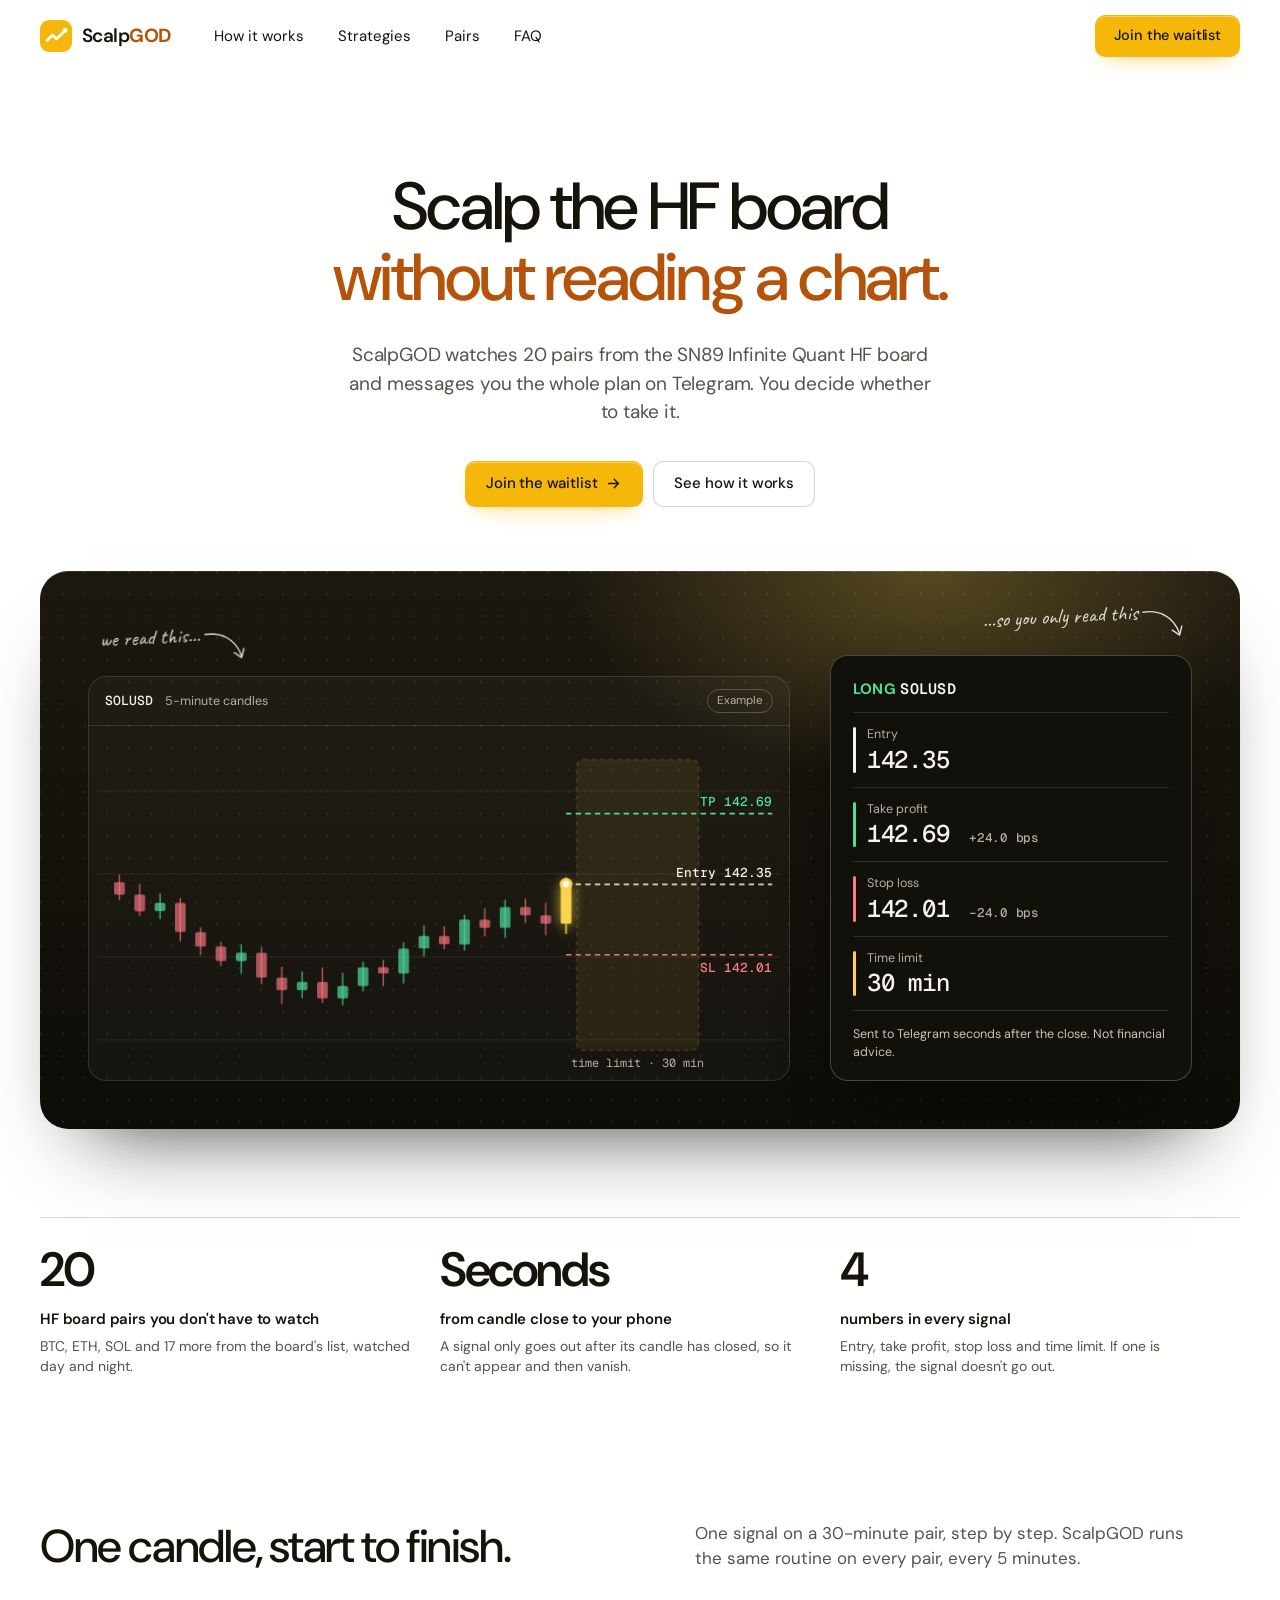
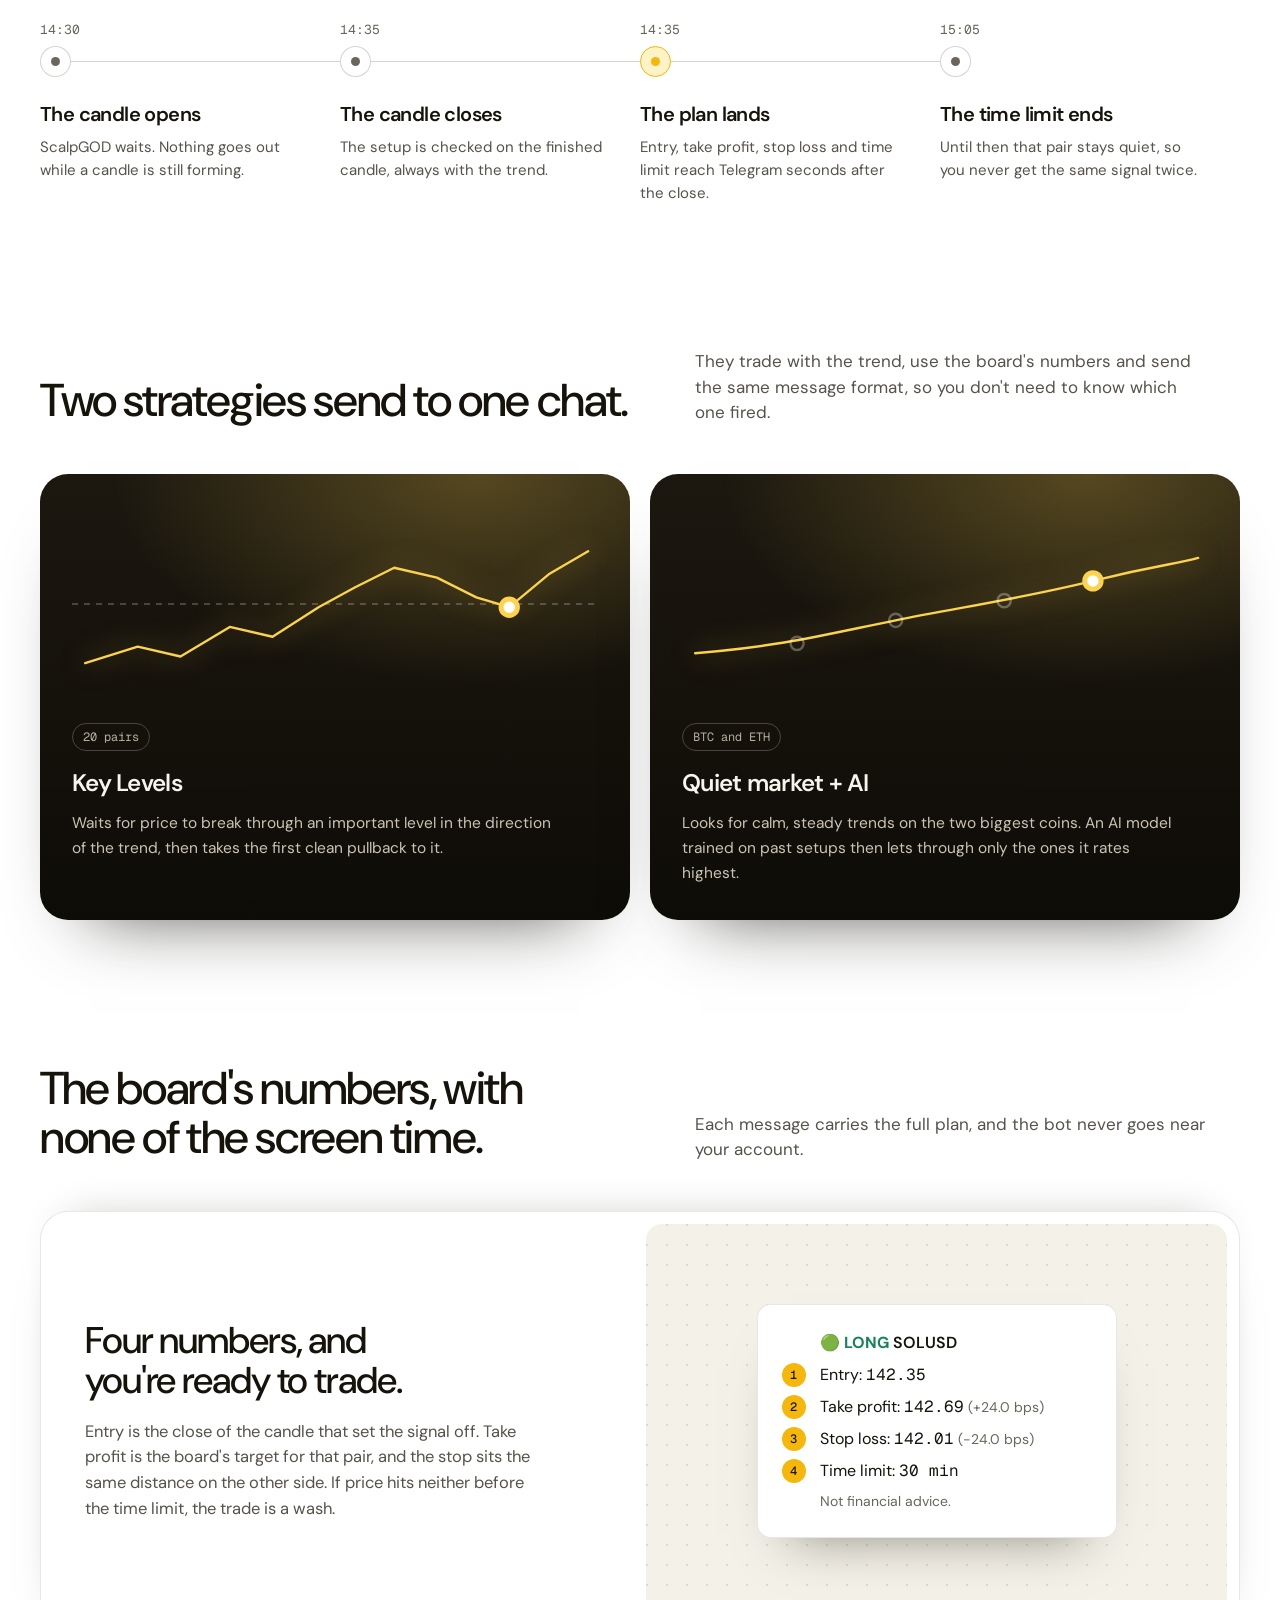
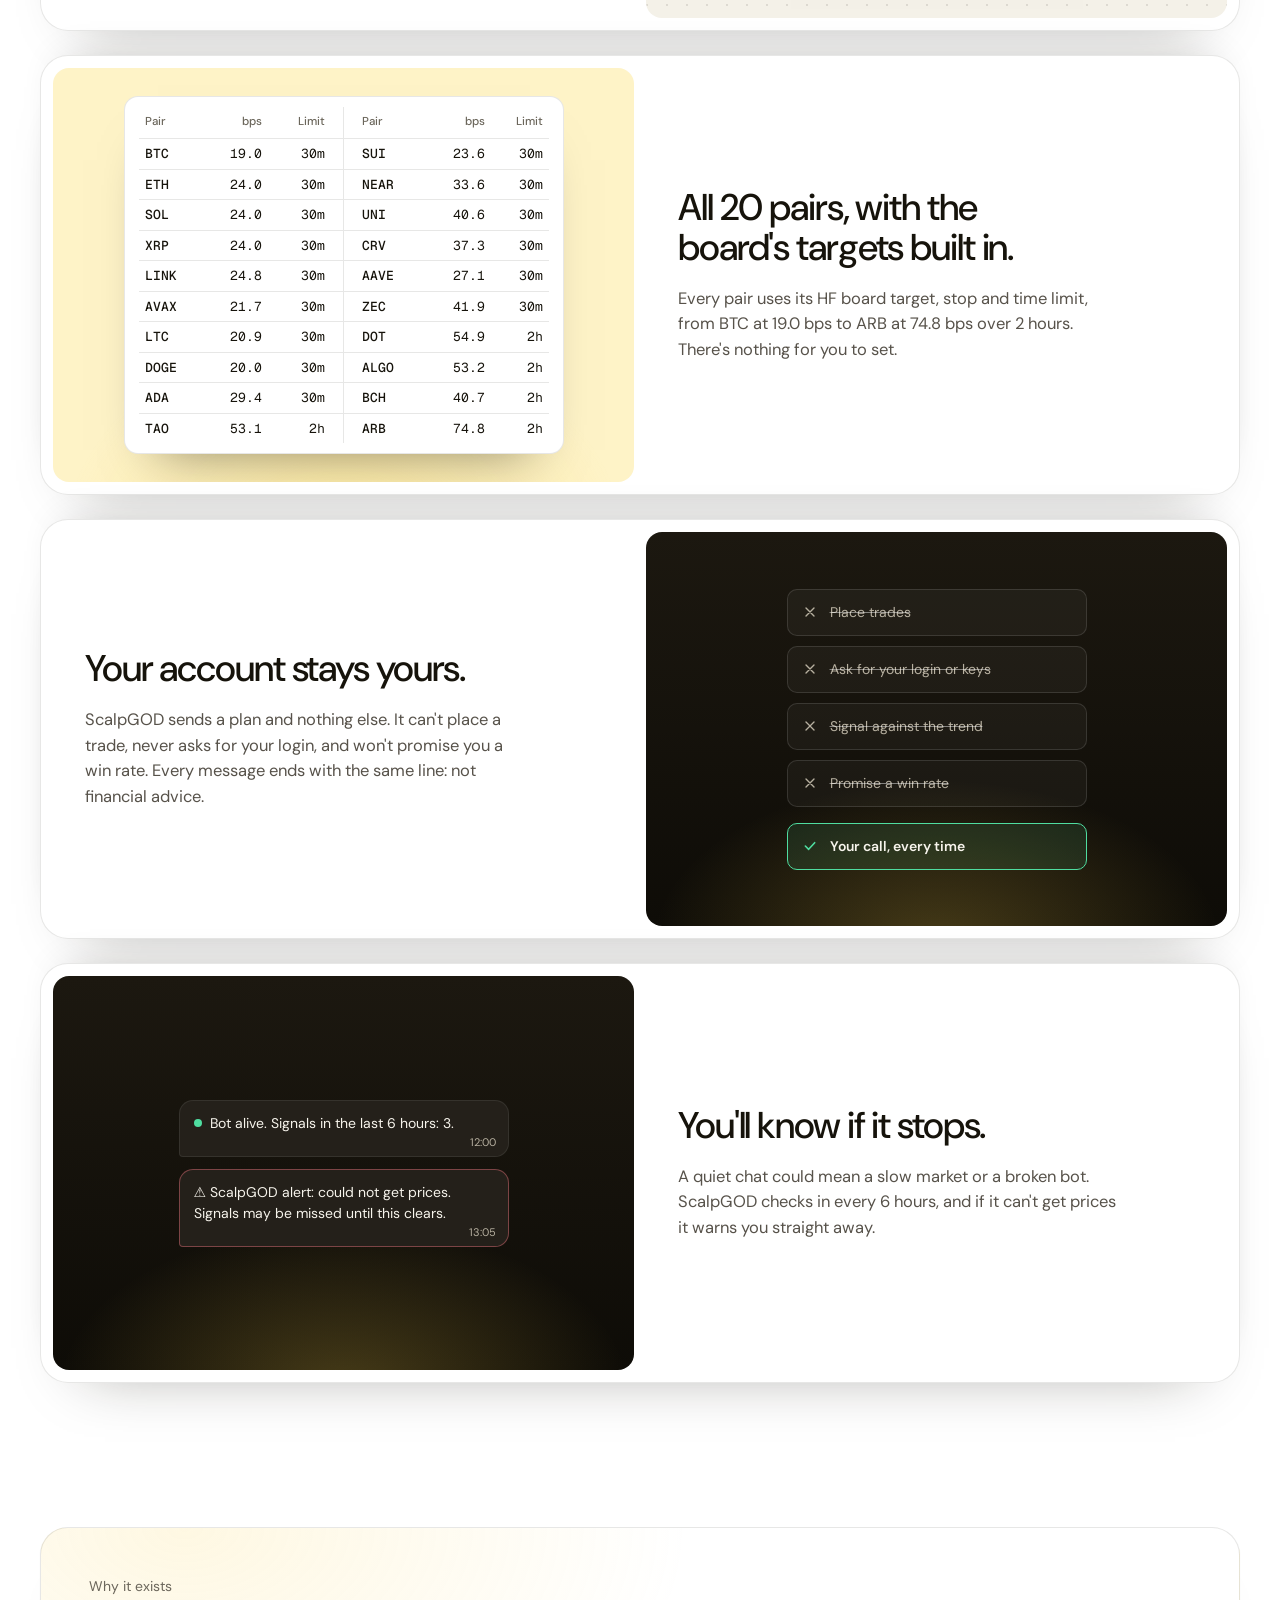
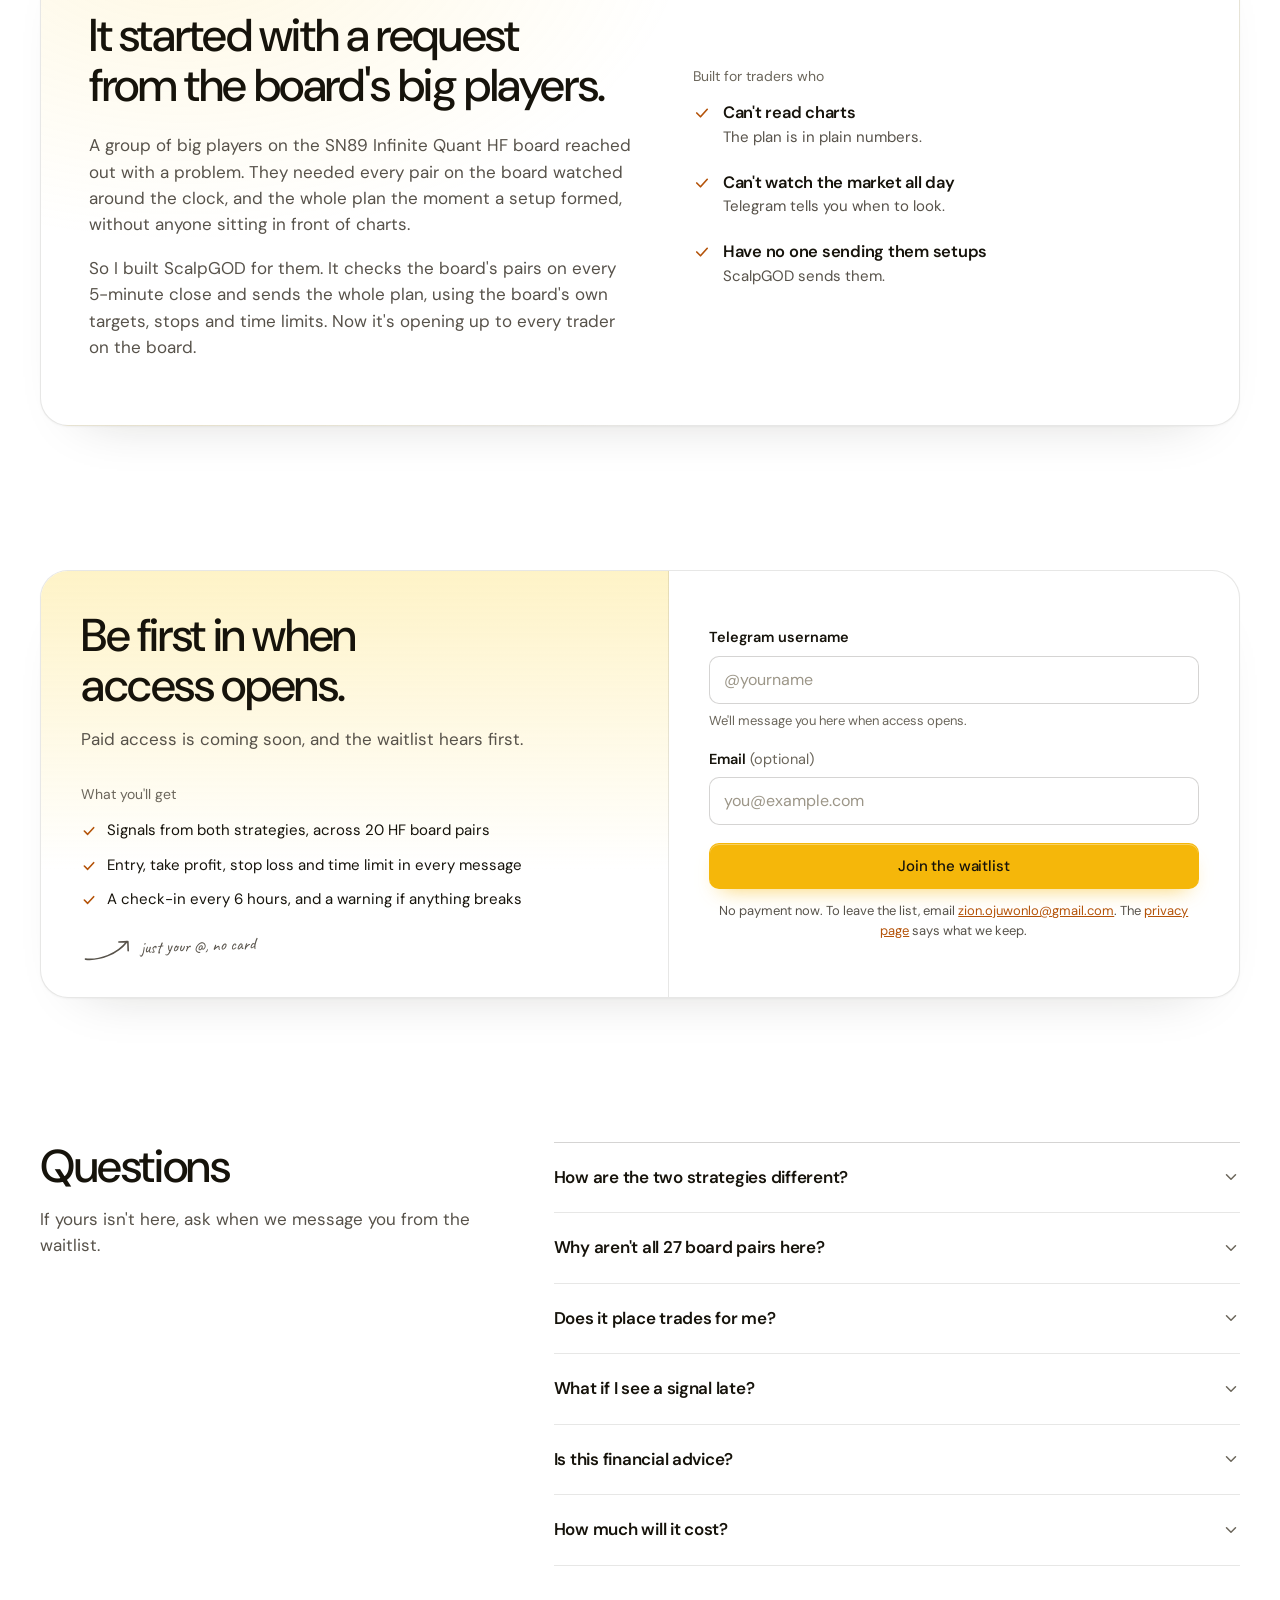
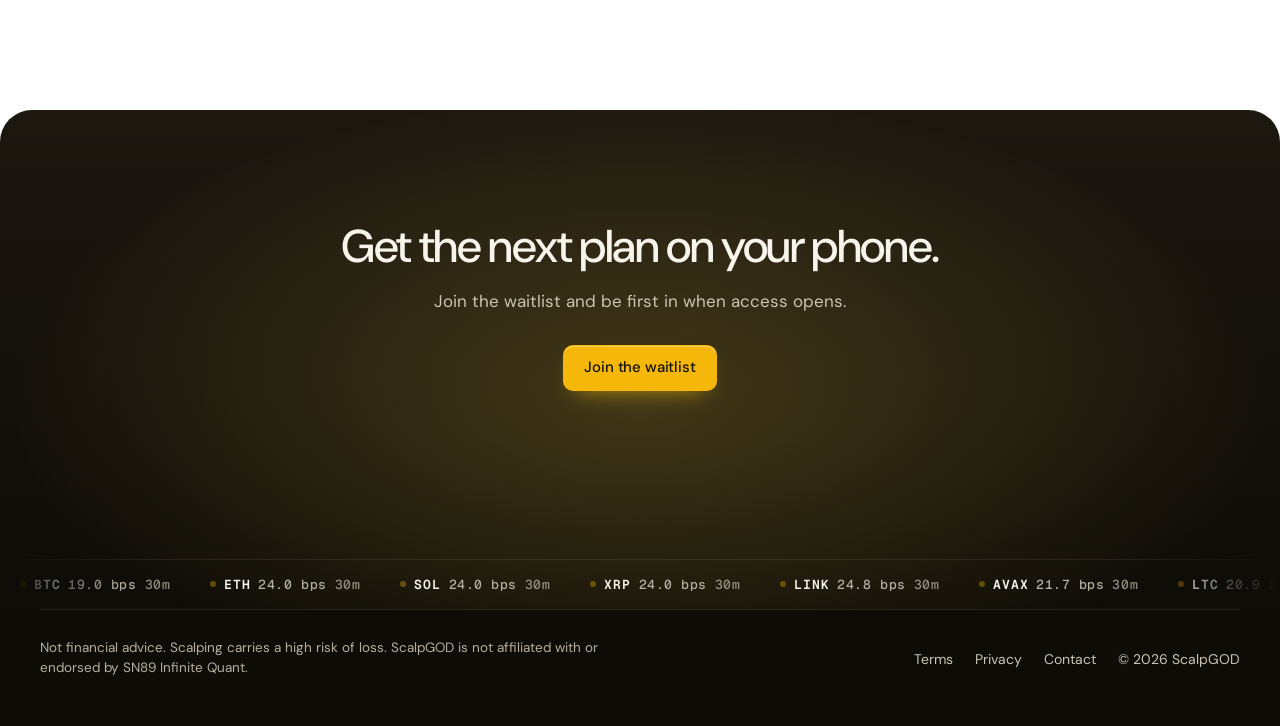
<file: public/index.html>
<!DOCTYPE html>
<html lang="en">
<head>
  <meta charset="utf-8" />
  <meta name="viewport" content="width=device-width, initial-scale=1" />
  <title>ScalpGOD | Scalp the HF board without reading a chart</title>
  <meta name="description" content="ScalpGOD watches 20 SN89 Infinite Quant HF board pairs and messages you the full plan on Telegram: entry, take profit, stop loss and time limit. Join the waitlist." />
  <meta name="theme-color" content="#ffffff" />
  <meta property="og:type" content="website" />
  <meta property="og:title" content="ScalpGOD | Scalp the HF board without reading a chart" />
  <meta property="og:description" content="The full trade plan on Telegram for 20 HF board pairs." />
  <meta property="og:image" content="https://scalpgod.zion-ojuwonlo.workers.dev/assets/og.png" />
  <meta property="og:url" content="https://scalpgod.zion-ojuwonlo.workers.dev/" />
  <link rel="canonical" href="https://scalpgod.zion-ojuwonlo.workers.dev/" />
  <meta name="twitter:card" content="summary_large_image" />
  <link rel="icon" href="assets/favicon.svg" type="image/svg+xml" />
  <link rel="preconnect" href="https://fonts.googleapis.com" />
  <link rel="preconnect" href="https://fonts.gstatic.com" crossorigin />
  <link href="https://fonts.googleapis.com/css2?family=Caveat:wght@500&family=DM+Sans:opsz,wght@9..40,400;9..40,500;9..40,600;9..40,700&family=Geist+Mono:wght@400;500&display=swap" rel="stylesheet" />
  <link rel="stylesheet" href="assets/site.css?v=4" />
  <script src="assets/boot.js?v=4"></script>
</head>
<body class="sg">
  <a class="skip" href="#main">Skip to content</a>

  <header class="sg-header">
    <div class="sg-shell sg-header-inner">
      <a class="brand" href="#top" aria-label="ScalpGOD home">
        <img class="brand-mark" src="assets/favicon.svg" alt="" width="32" height="32" />
        <span>Scalp<b>GOD</b></span>
      </a>
      <nav class="sg-nav" aria-label="Main">
        <a href="#how">How it works</a>
        <a href="#strategies">Strategies</a>
        <a href="#product">Pairs</a>
        <a href="#faq">FAQ</a>
      </nav>
      <a class="button button-primary btn-sm sg-header-cta" href="#waitlist">Join the waitlist</a>
      <button class="menu-toggle" type="button" aria-expanded="false" aria-controls="mobile-menu" aria-label="Open menu">
        <svg viewBox="0 0 24 24" width="20" height="20" fill="none" stroke="currentColor" stroke-width="2" stroke-linecap="round" aria-hidden="true" focusable="false"><path d="M4 7h16M4 12h16M4 17h16"/></svg>
      </button>
      <div class="mobile-menu" id="mobile-menu" hidden>
        <a href="#how">How it works</a>
        <a href="#strategies">Strategies</a>
        <a href="#product">Pairs</a>
        <a href="#faq">FAQ</a>
        <a class="button button-primary btn" href="#waitlist">Join the waitlist</a>
      </div>
    </div>
  </header>

  <main id="main">

    <!-- ============ Hero ============ -->
    <section class="sg-hero" id="top">
      <div class="sg-shell sg-hero-inner">
        <h1 class="sg-h1">
          <span class="sg-h1-line">Scalp the HF board</span>
          <span class="sg-h1-line sg-accent">without reading a chart.</span>
        </h1>
        <div class="sg-hero-sub">
          <p class="sg-lede">ScalpGOD watches 20 pairs from the SN89 Infinite Quant HF board and messages you the whole plan on Telegram. You decide whether to take it.</p>
          <div class="sg-actions">
            <a class="button button-primary btn" href="#waitlist">Join the waitlist
              <svg viewBox="0 0 24 24" width="17" height="17" fill="none" stroke="currentColor" stroke-width="2" stroke-linecap="round" stroke-linejoin="round" aria-hidden="true" focusable="false"><path d="M5 12h14M13 6l6 6-6 6"/></svg>
            </a>
            <a class="button button-secondary btn" href="#how">See how it works</a>
          </div>
        </div>

        <div class="sg-canvas sg-night">
          <div class="sg-canvas-grid">

            <div class="sg-chart-wrap">
              <p class="sg-note sg-note-chart" aria-hidden="true">
                <span>we read this&hellip;</span>
                <svg viewBox="0 0 52 44"><path d="M4 6c18-2 34 6 40 26"/><path d="M36 28l8 6 3-10"/></svg>
              </p>
              <div class="sg-chart-frame">
                <div class="sg-chart-head" aria-hidden="true"><span class="m">SOLUSD</span><span>5-minute candles</span><span class="sg-chart-tag">Example</span></div>
                <svg class="sg-chart" viewBox="0 0 640 320" role="img" aria-label="Example chart: price dips, then climbs with the trend. On the signal candle's close, entry is set at 142.35, take profit at 142.69 and stop loss at 142.01, with a 30-minute window to play out.">
                  <g class="grid"><path d="M0 53.1H640"/><path d="M0 130.9H640"/><path d="M0 208.6H640"/><path d="M0 286.3H640"/></g>
                  <rect class="zone" x="449" y="24" width="114" height="272" rx="6"/>
                  <text class="zone-t" x="506.0" y="312" text-anchor="middle">time limit · 30 min</text>
                  <g class="candles"><g class="c-dn"><path d="M21 131.6V155.6"/><rect x="16" y="138.6" width="10" height="11.7" rx="1.5"/></g><g class="c-dn"><path d="M40 140.1V170.4"/><rect x="35" y="150.3" width="10" height="15.5" rx="1.5"/></g><g class="c-up"><path d="M59 149.0V173.3"/><rect x="54" y="158.1" width="10" height="7.7" rx="1.5"/></g><g class="c-dn"><path d="M78 153.6V194.1"/><rect x="73" y="158.1" width="10" height="27.2" rx="1.5"/></g><g class="c-dn"><path d="M97 181.0V207.0"/><rect x="92" y="185.3" width="10" height="13.6" rx="1.5"/></g><g class="c-dn"><path d="M116 194.3V217.2"/><rect x="111" y="198.9" width="10" height="13.6" rx="1.5"/></g><g class="c-up"><path d="M135 196.7V224.4"/><rect x="130" y="204.7" width="10" height="7.8" rx="1.5"/></g><g class="c-dn"><path d="M154 199.6V234.1"/><rect x="149" y="204.7" width="10" height="23.3" rx="1.5"/></g><g class="c-dn"><path d="M173 218.0V252.7"/><rect x="168" y="228.0" width="10" height="11.7" rx="1.5"/></g><g class="c-up"><path d="M192 222.4V247.4"/><rect x="187" y="231.9" width="10" height="7.8" rx="1.5"/></g><g class="c-dn"><path d="M211 218.5V251.8"/><rect x="206" y="231.9" width="10" height="15.5" rx="1.5"/></g><g class="c-up"><path d="M230 223.5V254.1"/><rect x="225" y="235.8" width="10" height="11.6" rx="1.5"/></g><g class="c-up"><path d="M249 213.0V240.8"/><rect x="244" y="218.3" width="10" height="17.5" rx="1.5"/></g><g class="c-dn"><path d="M268 211.4V235.9"/><rect x="263" y="218.3" width="10" height="5.8" rx="1.5"/></g><g class="c-up"><path d="M287 195.2V233.6"/><rect x="282" y="200.8" width="10" height="23.3" rx="1.5"/></g><g class="c-up"><path d="M306 179.1V208.3"/><rect x="301" y="189.1" width="10" height="11.7" rx="1.5"/></g><g class="c-dn"><path d="M325 179.9V201.4"/><rect x="320" y="189.1" width="10" height="7.8" rx="1.5"/></g><g class="c-up"><path d="M344 169.1V202.8"/><rect x="339" y="173.6" width="10" height="23.3" rx="1.5"/></g><g class="c-dn"><path d="M363 163.1V189.4"/><rect x="358" y="173.6" width="10" height="7.8" rx="1.5"/></g><g class="c-up"><path d="M382 155.0V190.9"/><rect x="377" y="161.9" width="10" height="19.5" rx="1.5"/></g><g class="c-dn"><path d="M401 153.7V176.5"/><rect x="396" y="161.9" width="10" height="7.8" rx="1.5"/></g><g class="c-dn"><path d="M420 158.1V188.2"/><rect x="415" y="169.7" width="10" height="7.8" rx="1.5"/></g><g class="c-sig"><path d="M439 134.3V187.0"/><rect x="434" y="140.6" width="10" height="36.9" rx="1.5"/></g></g>
                  <g class="lvls">
                    <path class="l-tp" d="M439 74.5H632"/><path class="l-en" d="M439 140.6H632"/><path class="l-sl" d="M439 206.6H632"/>
                  </g>
                  <g class="tags">
                    <text class="t-tp" x="632" y="67.5" text-anchor="end">TP 142.69</text>
                    <text class="t-en" x="632" y="133.6" text-anchor="end">Entry 142.35</text>
                    <text class="t-sl" x="632" y="222.6" text-anchor="end">SL 142.01</text>
                  </g>
                  <circle class="sig-dot" cx="439" cy="140.6" r="4.5"/>
                </svg>
              </div>
            </div>

            <div class="sg-plan-wrap">
              <p class="sg-note sg-note-plan" aria-hidden="true">
                <span>&hellip;so you only read this</span>
                <svg viewBox="0 0 52 44"><path d="M4 6c18-2 34 6 40 26"/><path d="M36 28l8 6 3-10"/></svg>
              </p>
              <dl class="sg-plan" aria-label="The same trade as a plan">
                <div class="sg-plan-head"><dt class="sr-only">Direction</dt><dd><b class="sg-long">LONG</b> <span class="m">SOLUSD</span></dd></div>
                <div class="sg-plan-row" data-k="en"><dt>Entry</dt><dd class="m">142.35</dd></div>
                <div class="sg-plan-row" data-k="tp"><dt>Take profit</dt><dd class="m">142.69 <small>+24.0 bps</small></dd></div>
                <div class="sg-plan-row" data-k="sl"><dt>Stop loss</dt><dd class="m">142.01 <small>&minus;24.0 bps</small></dd></div>
                <div class="sg-plan-row" data-k="tl"><dt>Time limit</dt><dd class="m">30 min</dd></div>
                <div class="sg-plan-foot">Sent to Telegram seconds after the close. Not financial advice.</div>
              </dl>
            </div>

          </div>
        </div>

        <dl class="sg-facts">
          <div>
            <dt><b>20</b>HF board pairs you don't have to watch</dt>
            <dd>BTC, ETH, SOL and 17 more from the board's list, watched day and night.</dd>
          </div>
          <div>
            <dt><b>Seconds</b>from candle close to your phone</dt>
            <dd>A signal only goes out after its candle has closed, so it can't appear and then vanish.</dd>
          </div>
          <div>
            <dt><b>4</b>numbers in every signal</dt>
            <dd>Entry, take profit, stop loss and time limit. If one is missing, the signal doesn't go out.</dd>
          </div>
        </dl>
      </div>
    </section>

    <!-- ============ How it works (candle stepper) ============ -->
    <section class="sg-section" id="how" aria-labelledby="how-title">
      <div class="sg-shell">
        <div class="sg-section-head">
          <h2 id="how-title">One candle, start to finish.</h2>
          <p>One signal on a 30-minute pair, step by step. ScalpGOD runs the same routine on every pair, every 5 minutes.</p>
        </div>
        <ol class="sg-stages">
          <li>
            <time>14:30</time>
            <h3>The candle opens</h3>
            <p>ScalpGOD waits. Nothing goes out while a candle is still forming.</p>
          </li>
          <li>
            <time>14:35</time>
            <h3>The candle closes</h3>
            <p>The setup is checked on the finished candle, always with the trend.</p>
          </li>
          <li>
            <time>14:35</time>
            <h3>The plan lands</h3>
            <p>Entry, take profit, stop loss and time limit reach Telegram seconds after the close.</p>
          </li>
          <li>
            <time>15:05</time>
            <h3>The time limit ends</h3>
            <p>Until then that pair stays quiet, so you never get the same signal twice.</p>
          </li>
        </ol>
      </div>
    </section>

    <!-- ============ Strategies ============ -->
    <section class="sg-section" id="strategies" aria-labelledby="strat-title">
      <div class="sg-shell">
        <div class="sg-section-head">
          <h2 id="strat-title">Two strategies send to one chat.</h2>
          <p>They trade with the trend, use the board's numbers and send the same message format, so you don't need to know which one fired.</p>
        </div>
        <div class="sg-strats">
          <article class="sg-strat sg-night">
            <svg class="sg-strat-art" viewBox="0 0 320 120" aria-hidden="true" focusable="false">
              <path class="lvl" d="M0 62H320"/>
              <path class="px" d="M8 98 40 88 66 94 96 76 122 82 150 64 172 52 196 40 222 46 246 58 266 64 290 44 314 30"/>
              <circle class="dot" cx="266" cy="64" r="5"/>
            </svg>
            <p class="sg-strat-scope">20 pairs</p>
            <h3>Key Levels</h3>
            <p>Waits for price to break through an important level in the direction of the trend, then takes the first clean pullback to it.</p>
          </article>
          <article class="sg-strat sg-night">
            <svg class="sg-strat-art" viewBox="0 0 320 120" aria-hidden="true" focusable="false">
              <path class="px" d="M8 92C60 88 90 80 130 72S210 58 250 48 300 38 314 34"/>
              <circle class="ghost" cx="70" cy="86" r="4"/><circle class="ghost" cx="130" cy="72" r="4"/><circle class="ghost" cx="196" cy="60" r="4"/>
              <circle class="dot" cx="250" cy="48" r="5"/>
            </svg>
            <p class="sg-strat-scope">BTC and ETH</p>
            <h3>Quiet market + AI</h3>
            <p>Looks for calm, steady trends on the two biggest coins. An AI model trained on past setups then lets through only the ones it rates highest.</p>
          </article>
        </div>
      </div>
    </section>

    <!-- ============ Feature stack ============ -->
    <section class="sg-section" id="product" aria-labelledby="product-title">
      <div class="sg-shell">
        <div class="sg-section-head">
          <h2 id="product-title">The board's numbers, with none of the screen time.</h2>
          <p>Each message carries the full plan, and the bot never goes near your account.</p>
        </div>
        <div class="sg-stack">

          <article class="sg-feature">
            <div class="sg-feature-text">
              <h3>Four numbers, and you're ready to trade.</h3>
              <p>Entry is the close of the candle that set the signal off. Take profit is the board's target for that pair, and the stop sits the same distance on the other side. If price hits neither before the time limit, the trade is a wash.</p>
            </div>
            <div class="sg-feature-visual sg-visual-anatomy" aria-hidden="true">
              <div class="sg-anatomy-card">
                <p class="sg-msg-title"><span>🟢</span> <b class="sg-long">LONG</b> SOLUSD</p>
                <p><i>1</i>Entry: <span class="m">142.35</span></p>
                <p><i>2</i>Take profit: <span class="m">142.69</span> <span class="dim">(+24.0 bps)</span></p>
                <p><i>3</i>Stop loss: <span class="m">142.01</span> <span class="dim">(-24.0 bps)</span></p>
                <p><i>4</i>Time limit: <span class="m">30 min</span></p>
                <p class="dim">Not financial advice.</p>
              </div>
            </div>
          </article>

          <article class="sg-feature">
            <div class="sg-feature-text">
              <h3>All 20 pairs, with the board's targets built in.</h3>
              <p>Every pair uses its HF board target, stop and time limit, from BTC at 19.0 bps to ARB at 74.8 bps over 2 hours. There's nothing for you to set.</p>
            </div>
            <div class="sg-feature-visual sg-visual-pairs">
              <table class="sg-pairs">
                <caption class="sr-only">The 20 pairs, target and stop in bps, and time limit</caption>
                <thead><tr><th scope="col">Pair</th><th scope="col">bps</th><th scope="col">Limit</th><th scope="col">Pair</th><th scope="col">bps</th><th scope="col">Limit</th></tr></thead>
                <tbody>
                  <tr><td>BTC</td><td>19.0</td><td>30m</td><td>SUI</td><td>23.6</td><td>30m</td></tr>
                  <tr><td>ETH</td><td>24.0</td><td>30m</td><td>NEAR</td><td>33.6</td><td>30m</td></tr>
                  <tr><td>SOL</td><td>24.0</td><td>30m</td><td>UNI</td><td>40.6</td><td>30m</td></tr>
                  <tr><td>XRP</td><td>24.0</td><td>30m</td><td>CRV</td><td>37.3</td><td>30m</td></tr>
                  <tr><td>LINK</td><td>24.8</td><td>30m</td><td>AAVE</td><td>27.1</td><td>30m</td></tr>
                  <tr><td>AVAX</td><td>21.7</td><td>30m</td><td>ZEC</td><td>41.9</td><td>30m</td></tr>
                  <tr><td>LTC</td><td>20.9</td><td>30m</td><td>DOT</td><td>54.9</td><td>2h</td></tr>
                  <tr><td>DOGE</td><td>20.0</td><td>30m</td><td>ALGO</td><td>53.2</td><td>2h</td></tr>
                  <tr><td>ADA</td><td>29.4</td><td>30m</td><td>BCH</td><td>40.7</td><td>2h</td></tr>
                  <tr><td>TAO</td><td>53.1</td><td>2h</td><td>ARB</td><td>74.8</td><td>2h</td></tr>
                </tbody>
              </table>
            </div>
          </article>

          <article class="sg-feature">
            <div class="sg-feature-text">
              <h3>Your account stays yours.</h3>
              <p>ScalpGOD sends a plan and nothing else. It can't place a trade, never asks for your login, and won't promise you a win rate. Every message ends with the same line: not financial advice.</p>
            </div>
            <div class="sg-feature-visual sg-visual-boundary sg-night" aria-hidden="true">
              <ul>
                <li><svg viewBox="0 0 24 24" width="16" height="16" fill="none" stroke="currentColor" stroke-width="2" stroke-linecap="round"><path d="M6 6l12 12M18 6 6 18"/></svg><s>Place trades</s></li>
                <li><svg viewBox="0 0 24 24" width="16" height="16" fill="none" stroke="currentColor" stroke-width="2" stroke-linecap="round"><path d="M6 6l12 12M18 6 6 18"/></svg><s>Ask for your login or keys</s></li>
                <li><svg viewBox="0 0 24 24" width="16" height="16" fill="none" stroke="currentColor" stroke-width="2" stroke-linecap="round"><path d="M6 6l12 12M18 6 6 18"/></svg><s>Signal against the trend</s></li>
                <li><svg viewBox="0 0 24 24" width="16" height="16" fill="none" stroke="currentColor" stroke-width="2" stroke-linecap="round"><path d="M6 6l12 12M18 6 6 18"/></svg><s>Promise a win rate</s></li>
                <li data-keep><svg viewBox="0 0 24 24" width="16" height="16" fill="none" stroke="currentColor" stroke-width="2.4" stroke-linecap="round" stroke-linejoin="round"><path d="m5 12 5 5L19 7"/></svg>Your call, every time</li>
              </ul>
            </div>
          </article>

          <article class="sg-feature">
            <div class="sg-feature-text">
              <h3>You'll know if it stops.</h3>
              <p>A quiet chat could mean a slow market or a broken bot. ScalpGOD checks in every 6 hours, and if it can't get prices it warns you straight away.</p>
            </div>
            <div class="sg-feature-visual sg-visual-alive sg-night" aria-hidden="true">
              <div class="sg-chat-mini">
                <p class="sg-bubble"><span class="sg-pulse"></span>Bot alive. Signals in the last 6 hours: 3.<time>12:00</time></p>
                <p class="sg-bubble sg-bubble-warn">⚠️ ScalpGOD alert: could not get prices. Signals may be missed until this clears.<time>13:05</time></p>
              </div>
            </div>
          </article>

        </div>
      </div>
    </section>

    <!-- ============ Story ============ -->
    <section class="sg-section" aria-labelledby="why-title">
      <div class="sg-shell">
        <div class="sg-why">
          <div>
            <p class="sg-kicker">Why it exists</p>
            <h2 id="why-title">It started with a request from the board's big players.</h2>
            <p>A group of big players on the SN89 Infinite Quant HF board reached out with a problem. They needed every pair on the board watched around the clock, and the whole plan the moment a setup formed, without anyone sitting in front of charts.</p>
          <p>So I built ScalpGOD for them. It checks the board's pairs on every 5-minute close and sends the whole plan, using the board's own targets, stops and time limits. Now it's opening up to every trader on the board.</p>
          </div>
          <div class="sg-why-list">
            <p class="sg-kicker">Built for traders who</p>
            <ul>
              <li><svg viewBox="0 0 24 24" width="18" height="18" fill="none" stroke="currentColor" stroke-width="2.2" stroke-linecap="round" stroke-linejoin="round" aria-hidden="true" focusable="false"><path d="m5 12 5 5L19 7"/></svg><span><strong>Can't read charts</strong>The plan is in plain numbers.</span></li>
              <li><svg viewBox="0 0 24 24" width="18" height="18" fill="none" stroke="currentColor" stroke-width="2.2" stroke-linecap="round" stroke-linejoin="round" aria-hidden="true" focusable="false"><path d="m5 12 5 5L19 7"/></svg><span><strong>Can't watch the market all day</strong>Telegram tells you when to look.</span></li>
              <li><svg viewBox="0 0 24 24" width="18" height="18" fill="none" stroke="currentColor" stroke-width="2.2" stroke-linecap="round" stroke-linejoin="round" aria-hidden="true" focusable="false"><path d="m5 12 5 5L19 7"/></svg><span><strong>Have no one sending them setups</strong>ScalpGOD sends them.</span></li>
            </ul>
          </div>
        </div>
      </div>
    </section>

    <!-- ============ Waitlist ============ -->
    <section class="sg-section" id="waitlist" aria-labelledby="wait-title">
      <div class="sg-shell">
        <div class="sg-wait">
          <div class="sg-wait-info">
            <h2 id="wait-title">Be first in when access opens.</h2>
            <p>Paid access is coming soon, and the waitlist hears first.</p>
            <p class="sg-wait-sub">What you'll get</p>
            <ul>
              <li><svg viewBox="0 0 24 24" width="16" height="16" fill="none" stroke="currentColor" stroke-width="2.4" stroke-linecap="round" stroke-linejoin="round" aria-hidden="true" focusable="false"><path d="m5 12 5 5L19 7"/></svg>Signals from both strategies, across 20 HF board pairs</li>
              <li><svg viewBox="0 0 24 24" width="16" height="16" fill="none" stroke="currentColor" stroke-width="2.4" stroke-linecap="round" stroke-linejoin="round" aria-hidden="true" focusable="false"><path d="m5 12 5 5L19 7"/></svg>Entry, take profit, stop loss and time limit in every message</li>
              <li><svg viewBox="0 0 24 24" width="16" height="16" fill="none" stroke="currentColor" stroke-width="2.4" stroke-linecap="round" stroke-linejoin="round" aria-hidden="true" focusable="false"><path d="m5 12 5 5L19 7"/></svg>A check-in every 6 hours, and a warning if anything breaks</li>
            </ul>
            <p class="sg-note sg-note-wait" aria-hidden="true">
              <svg viewBox="0 0 52 30"><path d="M4 24C18 26 36 20 46 8"/><path d="M38 8h9v9"/></svg>
              <span>just your @, no card</span>
            </p>
          </div>
          <form class="sg-form" action="/api/waitlist" method="post" data-wait novalidate>
            <div class="sg-field">
              <label for="tg">Telegram username</label>
              <input id="tg" name="telegram" type="text" autocomplete="off" autocapitalize="off" spellcheck="false" placeholder="@yourname" required maxlength="33" aria-describedby="tg-hint" />
              <small id="tg-hint">We'll message you here when access opens.</small>
            </div>
            <div class="sg-field">
              <label for="email">Email <span>(optional)</span></label>
              <input id="email" name="email" type="email" autocomplete="email" placeholder="you@example.com" maxlength="254" />
            </div>
            <div class="sg-hp" aria-hidden="true">
              <label for="website">Leave this empty</label>
              <input id="website" name="website" type="text" tabindex="-1" autocomplete="off" />
            </div>
            <p class="form-msg" data-msg role="status" aria-live="polite"></p>
            <button class="button button-primary btn" type="submit">Join the waitlist</button>
            <p class="sg-form-note">No payment now. To leave the list, email <a href="mailto:zion.ojuwonlo@gmail.com?subject=ScalpGOD%20waitlist">zion.ojuwonlo@gmail.com</a>. The <a href="/privacy">privacy page</a> says what we keep.</p>
          </form>
        </div>
      </div>
    </section>

    <!-- ============ FAQ ============ -->
    <section class="sg-section" id="faq" aria-labelledby="faq-title">
      <div class="sg-shell sg-faq">
        <div class="sg-section-head">
          <h2 id="faq-title">Questions</h2>
          <p>If yours isn't here, ask when we message you from the waitlist.</p>
        </div>
        <div class="sg-faq-list">
          <details>
            <summary>How are the two strategies different?<svg viewBox="0 0 24 24" width="18" height="18" fill="none" stroke="currentColor" stroke-width="2" stroke-linecap="round" stroke-linejoin="round" aria-hidden="true" focusable="false"><path d="m6 9 6 6 6-6"/></svg></summary>
            <p>Key Levels waits for price to break an important level with the trend, then takes the first clean pullback to it, on all 20 pairs. Quiet market + AI looks for calm, steady trends on BTC and ETH, and an AI model lets through only the setups it rates highest.</p>
          </details>
          <details>
            <summary>Why aren't all 27 board pairs here?<svg viewBox="0 0 24 24" width="18" height="18" fill="none" stroke="currentColor" stroke-width="2" stroke-linecap="round" stroke-linejoin="round" aria-hidden="true" focusable="false"><path d="m6 9 6 6 6-6"/></svg></summary>
            <p>Some have stops so tight that fees and spread would eat them, BNB and TRX among them. The rest aren't on a live strategy yet. Members will hear when a pair is added.</p>
          </details>
          <details>
            <summary>Does it place trades for me?<svg viewBox="0 0 24 24" width="18" height="18" fill="none" stroke="currentColor" stroke-width="2" stroke-linecap="round" stroke-linejoin="round" aria-hidden="true" focusable="false"><path d="m6 9 6 6 6-6"/></svg></summary>
            <p>No. It sends a plan and nothing else. It never asks for account access and holds no keys that could trade or withdraw.</p>
          </details>
          <details>
            <summary>What if I see a signal late?<svg viewBox="0 0 24 24" width="18" height="18" fill="none" stroke="currentColor" stroke-width="2" stroke-linecap="round" stroke-linejoin="round" aria-hidden="true" focusable="false"><path d="m6 9 6 6 6-6"/></svg></summary>
            <p>Check the price and the time limit before you act. If price has already moved well past the entry, skip that one and wait for the next.</p>
          </details>
          <details>
            <summary>Is this financial advice?<svg viewBox="0 0 24 24" width="18" height="18" fill="none" stroke="currentColor" stroke-width="2" stroke-linecap="round" stroke-linejoin="round" aria-hidden="true" focusable="false"><path d="m6 9 6 6 6-6"/></svg></summary>
            <p>No. Each signal is a trade idea, and every message says so. Scalping is risky, and you can lose money on any trade.</p>
          </details>
          <details>
            <summary>How much will it cost?<svg viewBox="0 0 24 24" width="18" height="18" fill="none" stroke="currentColor" stroke-width="2" stroke-linecap="round" stroke-linejoin="round" aria-hidden="true" focusable="false"><path d="m6 9 6 6 6-6"/></svg></summary>
            <p>Pricing isn't set yet. The waitlist hears it first, before access opens. Joining costs nothing.</p>
          </details>
        </div>
      </div>
    </section>

    <!-- ============ Final CTA ============ -->
    <section class="sg-final sg-night" aria-labelledby="final-title">
      <div class="sg-shell sg-final-inner">
        <h2 id="final-title">Get the next plan on your phone.</h2>
        <p>Join the waitlist and be first in when access opens.</p>
        <a class="button button-primary btn" href="#waitlist">Join the waitlist</a>
      </div>
      <div class="sg-tape" aria-hidden="true">
        <div class="sg-tape-track"><ul><li><b>BTC</b>19.0&nbsp;bps<i>30m</i></li><li><b>ETH</b>24.0&nbsp;bps<i>30m</i></li><li><b>SOL</b>24.0&nbsp;bps<i>30m</i></li><li><b>XRP</b>24.0&nbsp;bps<i>30m</i></li><li><b>LINK</b>24.8&nbsp;bps<i>30m</i></li><li><b>AVAX</b>21.7&nbsp;bps<i>30m</i></li><li><b>LTC</b>20.9&nbsp;bps<i>30m</i></li><li><b>DOGE</b>20.0&nbsp;bps<i>30m</i></li><li><b>ADA</b>29.4&nbsp;bps<i>30m</i></li><li><b>TAO</b>53.1&nbsp;bps<i>2h</i></li><li><b>SUI</b>23.6&nbsp;bps<i>30m</i></li><li><b>NEAR</b>33.6&nbsp;bps<i>30m</i></li><li><b>UNI</b>40.6&nbsp;bps<i>30m</i></li><li><b>CRV</b>37.3&nbsp;bps<i>30m</i></li><li><b>AAVE</b>27.1&nbsp;bps<i>30m</i></li><li><b>ZEC</b>41.9&nbsp;bps<i>30m</i></li><li><b>DOT</b>54.9&nbsp;bps<i>2h</i></li><li><b>ALGO</b>53.2&nbsp;bps<i>2h</i></li><li><b>BCH</b>40.7&nbsp;bps<i>2h</i></li><li><b>ARB</b>74.8&nbsp;bps<i>2h</i></li></ul><ul><li><b>BTC</b>19.0&nbsp;bps<i>30m</i></li><li><b>ETH</b>24.0&nbsp;bps<i>30m</i></li><li><b>SOL</b>24.0&nbsp;bps<i>30m</i></li><li><b>XRP</b>24.0&nbsp;bps<i>30m</i></li><li><b>LINK</b>24.8&nbsp;bps<i>30m</i></li><li><b>AVAX</b>21.7&nbsp;bps<i>30m</i></li><li><b>LTC</b>20.9&nbsp;bps<i>30m</i></li><li><b>DOGE</b>20.0&nbsp;bps<i>30m</i></li><li><b>ADA</b>29.4&nbsp;bps<i>30m</i></li><li><b>TAO</b>53.1&nbsp;bps<i>2h</i></li><li><b>SUI</b>23.6&nbsp;bps<i>30m</i></li><li><b>NEAR</b>33.6&nbsp;bps<i>30m</i></li><li><b>UNI</b>40.6&nbsp;bps<i>30m</i></li><li><b>CRV</b>37.3&nbsp;bps<i>30m</i></li><li><b>AAVE</b>27.1&nbsp;bps<i>30m</i></li><li><b>ZEC</b>41.9&nbsp;bps<i>30m</i></li><li><b>DOT</b>54.9&nbsp;bps<i>2h</i></li><li><b>ALGO</b>53.2&nbsp;bps<i>2h</i></li><li><b>BCH</b>40.7&nbsp;bps<i>2h</i></li><li><b>ARB</b>74.8&nbsp;bps<i>2h</i></li></ul></div>
      </div>
    </section>
  </main>

  <footer class="sg-site-footer">
    <div class="sg-shell sg-site-footer-inner">
      <p>Not financial advice. Scalping carries a high risk of loss. ScalpGOD is not affiliated with or endorsed by SN89 Infinite Quant.</p>
      <nav class="footer-links" aria-label="Footer"><a href="/terms">Terms</a><a href="/privacy">Privacy</a><a href="mailto:zion.ojuwonlo@gmail.com?subject=ScalpGOD">Contact</a><span>© <span data-year>2026</span> ScalpGOD</span></nav>
    </div>
  </footer>

  <script src="assets/site.js?v=4" defer></script>
</body>
</html>
</file>
<file: public/assets/site.css>
/* ScalpGOD landing page. */

:root {
  --sg-bg: #ffffff;
  --sg-card: #ffffff;
  --sg-card-2: #f4f1e8;
  --sg-ink: #16130b;
  --sg-muted: #57524a;
  --sg-dim: #6b665b;
  --sg-line: #16130b1a;
  --sg-line-2: #16130b2e;
  --sg-accent: #f5b70a;
  --sg-accent-deep: #b45309;
  --sg-glow: #fcd34d;
  --sg-tint: #fef3c7;
  --sg-long: #14855a;
  --sg-short: #c42b3b;
  --sg-night: #0e0c07;
  --sg-night-2: #1c1810;
  --sg-focus: var(--sg-accent);
  --sg-sans: "DM Sans", system-ui, -apple-system, "Segoe UI", sans-serif;
  --sg-mono: "Geist Mono", ui-monospace, "Cascadia Code", Menlo, Consolas, monospace;
  --sg-hand: "Caveat", "Segoe Print", "Bradley Hand", cursive;
  --sg-radius: 20px;
  --sg-radius-lg: 28px;
  --sg-shadow: 0 1px 2px #16130b0a, 0 28px 56px -44px #16130b3d;
  --ease-out: cubic-bezier(.23, 1, .32, 1);
}

*, *::before, *::after { box-sizing: border-box; }
html { scroll-behavior: smooth; scroll-padding-top: 88px; -webkit-text-size-adjust: 100%; }
body {
  margin: 0; background: #ffffff; color: var(--sg-ink);
  font-family: var(--sg-sans); font-size: 16px; line-height: 1.5;
  -webkit-font-smoothing: antialiased; text-rendering: optimizeLegibility; overflow-x: hidden;
}
img, svg { display: block; }
a { color: inherit; }
button, input { font: inherit; }
::selection { background: #f5b70a33; }
:focus-visible { outline: 2px solid var(--sg-focus); outline-offset: 3px; }
.sr-only { position: absolute; width: 1px; height: 1px; overflow: hidden; clip: rect(0 0 0 0); white-space: nowrap; }

.sg-night {
  --sg-ink: #f7f4ec;
  --sg-muted: #cbc4b4;
  --sg-dim: #b7b0a0;
  --sg-line: #ffffff1f;
  --sg-line-2: #ffffff38;
  --sg-long: #4fdda0;
  --sg-short: #ff7a85;
  --sg-focus: #fcd34d;
  color: var(--sg-ink);
  background: radial-gradient(520px 300px at 74% 0%, #fcd34d42, transparent 70%), linear-gradient(180deg, var(--sg-night-2), var(--sg-night));
}

.skip { position: absolute; left: 16px; top: -60px; z-index: 100; background: var(--sg-ink); color: #fff; padding: 10px 14px; border-radius: 10px; text-decoration: none; }
.skip:focus { top: 12px; }
.sg-shell { width: min(1200px, 100% - 40px); margin-inline: auto; }
.m { font-family: var(--sg-mono); font-variant-numeric: tabular-nums; }
.dim { color: var(--sg-dim); }
.sg-long { color: var(--sg-long); }
.sg-short { color: var(--sg-short); }
.sg-accent { color: var(--sg-accent-text); }
.sg-kicker { margin: 0 0 14px; color: var(--sg-dim); font-size: 14px; }

/* ---------- Buttons ---------- */
.button {
  display: inline-flex; align-items: center; justify-content: center; gap: 8px;
  border: 1px solid transparent; text-decoration: none; cursor: pointer; white-space: nowrap;
  font-weight: 500; letter-spacing: -.01em;
  transition: background-color .16s ease, border-color .16s ease, transform .16s var(--ease-out);
}
.button:active { transform: scale(.97); }
.button-primary { background: var(--sg-accent); color: #fff; box-shadow: inset 0 1px #ffffff38, 0 10px 22px -12px #f5b70abf; }
.button-secondary { background: var(--sg-card); color: var(--sg-ink); border-color: var(--sg-line-2); }
.btn { min-height: 46px; padding: 0 20px; border-radius: 10px; font-size: 15px; }
.btn-sm { min-height: 42px; padding: 0 18px; border-radius: 10px; font-size: 14.5px; }
.button[disabled] { opacity: .7; cursor: progress; }
@media (hover: hover) and (pointer: fine) {
  .button-primary:hover { background: var(--sg-accent-deep); }
  .button-secondary:hover { border-color: #16130b57; }
}

/* ---------- Header ---------- */
.sg-header { position: absolute; left: 0; right: 0; top: 0; z-index: 50; }
.sg-header-inner { position: relative; display: flex; align-items: center; height: 72px; }
.brand { display: inline-flex; align-items: center; gap: 10px; text-decoration: none; font-size: 19px; font-weight: 600; letter-spacing: -.03em; }
.brand-mark { width: 32px; height: 32px; }
.brand b { font-weight: 700; color: var(--sg-accent-text); }
.sg-nav { display: flex; gap: 34px; margin: 0 auto 0 44px; }
.sg-nav a { font-size: 15px; text-decoration: none; transition: color .16s; }
@media (hover: hover) and (pointer: fine) { .sg-nav a:hover { color: var(--sg-accent-text); } }
.menu-toggle {
  display: none; place-items: center; width: 44px; height: 44px; margin-left: auto; padding: 0;
  border: 1px solid var(--sg-line-2); border-radius: 10px; background: var(--sg-card); color: var(--sg-ink); cursor: pointer;
}
.mobile-menu {
  position: absolute; top: calc(100% + 8px); left: 0; right: 0; display: grid; padding: 8px 18px 18px;
  background: #fffffff5; -webkit-backdrop-filter: blur(16px); backdrop-filter: blur(16px);
  border: 1px solid var(--sg-line); border-radius: 14px; box-shadow: 0 24px 48px -28px #16130b80;
}
.mobile-menu[hidden] { display: none; }
.mobile-menu a:not(.button) { padding: 14px 0; border-bottom: 1px solid var(--sg-line); text-decoration: none; font-size: 16px; }
.mobile-menu .button { margin-top: 16px; }

/* ---------- Hero ---------- */
.sg-hero { position: relative; overflow: hidden; padding-top: 172px; }
.sg-hero-inner { text-align: center; }
.sg-h1 { margin: 0; font-size: clamp(38px, 5.2vw, 72px); font-weight: 500; line-height: 1.06; letter-spacing: -.034em; }
.sg-h1-line { display: block; }
.sg-hero-sub { display: grid; justify-items: center; gap: 34px; margin-top: 28px; }
.sg-lede { margin: 0; max-width: 31em; color: var(--sg-muted); font-size: 19px; line-height: 1.5; letter-spacing: -.01em; }
.sg-actions { display: flex; flex-wrap: wrap; justify-content: center; gap: 10px; }
.js .sg-h1, .js .sg-lede, .js .sg-actions, .js .sg-canvas { animation: sg-rise .7s var(--ease-out) both; }
.js .sg-lede { animation-delay: 60ms; }
.js .sg-actions { animation-delay: .12s; }
.js .sg-canvas { animation-delay: .16s; }
@keyframes sg-rise { from { opacity: 0; transform: translateY(14px); } to { opacity: 1; transform: none; } }

/* Canvas: chart in, plan out */
.sg-canvas {
  position: relative; isolation: isolate; overflow: hidden; margin-top: 64px; text-align: left;
  border-radius: var(--sg-radius-lg); box-shadow: inset 0 1px #ffffff1a, 0 44px 80px -48px #0e0c07d9;
}
.sg-canvas-grid {
  display: grid; grid-template-columns: minmax(0, 1.55fr) minmax(260px, .8fr); gap: 40px; align-items: end;
  padding: 84px 48px 48px;
  background-image: radial-gradient(circle at 1px 1px, #ffffff12 1px, transparent 0); background-size: 22px 22px;
}
.sg-chart-wrap, .sg-plan-wrap { position: relative; }
.sg-chart-frame { border: 1px solid var(--sg-line); border-radius: 18px; background: #ffffff08; overflow: hidden; }
.sg-chart-head { display: flex; align-items: center; gap: 12px; padding: 12px 16px; border-bottom: 1px solid var(--sg-line); color: var(--sg-dim); font-size: 12.5px; }
.sg-chart-head .m { color: var(--sg-ink); font-size: 13px; font-weight: 500; }
.sg-chart-tag { margin-left: auto; padding: 2px 9px; border: 1px solid var(--sg-line-2); border-radius: 999px; font-size: 11.5px; }
.sg-chart { width: 100%; height: auto; padding: 8px 8px 4px; overflow: visible; }
.sg-chart .grid path { stroke: #ffffff10; stroke-width: 1; }
.sg-chart .zone { fill: #fcd34d14; stroke: #fcd34d40; stroke-dasharray: 4 4; }
.sg-chart .zone-t { fill: var(--sg-dim); font-family: var(--sg-mono); font-size: 11px; }
.sg-chart .candles path { stroke-width: 1.4; }
.sg-chart .c-up rect { fill: #4fdda0b3; }
.sg-chart .c-up path { stroke: #4fdda0b3; }
.sg-chart .c-dn rect { fill: #ff7a85a6; }
.sg-chart .c-dn path { stroke: #ff7a85a6; }
.sg-chart .c-sig rect { fill: var(--sg-glow); }
.sg-chart .c-sig path { stroke: var(--sg-glow); }
.sg-chart .c-sig { filter: drop-shadow(0 0 6px #fcd34dcc); }
.sg-chart .lvls path { stroke-width: 1.5; stroke-dasharray: 5 4; }
.sg-chart .l-tp { stroke: #4fdda0; }
.sg-chart .l-en { stroke: #f7f4ec; }
.sg-chart .l-sl { stroke: #ff7a85; }
.sg-chart .tags text { font-family: var(--sg-mono); font-size: 12px; font-weight: 500; }
.sg-chart .t-tp { fill: #4fdda0; }
.sg-chart .t-en { fill: #f7f4ec; }
.sg-chart .t-sl { fill: #ff7a85; }
.sg-chart .sig-dot { fill: #fff; stroke: var(--sg-glow); stroke-width: 3; }

.js .sg-chart .candles > g { animation: sg-pop .4s var(--ease-out) both; transform-box: fill-box; transform-origin: center bottom; }
.js .sg-chart .candles > g:nth-child(1) { animation-delay: 0.300s; }
.js .sg-chart .candles > g:nth-child(2) { animation-delay: 0.345s; }
.js .sg-chart .candles > g:nth-child(3) { animation-delay: 0.390s; }
.js .sg-chart .candles > g:nth-child(4) { animation-delay: 0.435s; }
.js .sg-chart .candles > g:nth-child(5) { animation-delay: 0.480s; }
.js .sg-chart .candles > g:nth-child(6) { animation-delay: 0.525s; }
.js .sg-chart .candles > g:nth-child(7) { animation-delay: 0.570s; }
.js .sg-chart .candles > g:nth-child(8) { animation-delay: 0.615s; }
.js .sg-chart .candles > g:nth-child(9) { animation-delay: 0.660s; }
.js .sg-chart .candles > g:nth-child(10) { animation-delay: 0.705s; }
.js .sg-chart .candles > g:nth-child(11) { animation-delay: 0.750s; }
.js .sg-chart .candles > g:nth-child(12) { animation-delay: 0.795s; }
.js .sg-chart .candles > g:nth-child(13) { animation-delay: 0.840s; }
.js .sg-chart .candles > g:nth-child(14) { animation-delay: 0.885s; }
.js .sg-chart .candles > g:nth-child(15) { animation-delay: 0.930s; }
.js .sg-chart .candles > g:nth-child(16) { animation-delay: 0.975s; }
.js .sg-chart .candles > g:nth-child(17) { animation-delay: 1.020s; }
.js .sg-chart .candles > g:nth-child(18) { animation-delay: 1.065s; }
.js .sg-chart .candles > g:nth-child(19) { animation-delay: 1.110s; }
.js .sg-chart .candles > g:nth-child(20) { animation-delay: 1.155s; }
.js .sg-chart .candles > g:nth-child(21) { animation-delay: 1.200s; }
.js .sg-chart .candles > g:nth-child(22) { animation-delay: 1.245s; }
.js .sg-chart .candles > g:nth-child(23) { animation-delay: 1.290s; }
.js .sg-chart .zone, .js .sg-chart .zone-t { animation: sg-fade .5s ease 1.4s both; }
.js .sg-chart .lvls path { animation: sg-draw .7s var(--ease-out) 1.55s both; }
.js .sg-chart .tags, .js .sg-chart .sig-dot { animation: sg-fade .4s ease 1.9s both; }
.js .sg-plan-row, .js .sg-plan-head, .js .sg-plan-foot { animation: sg-rise .5s var(--ease-out) both; }
.js .sg-plan-head { animation-delay: 2.05s; }
.js .sg-plan-row:nth-child(2) { animation-delay: 2.15s; }
.js .sg-plan-row:nth-child(3) { animation-delay: 2.25s; }
.js .sg-plan-row:nth-child(4) { animation-delay: 2.35s; }
.js .sg-plan-row:nth-child(5) { animation-delay: 2.45s; }
.js .sg-plan-foot { animation-delay: 2.6s; }
@keyframes sg-pop { from { opacity: 0; transform: scaleY(.3); } to { opacity: 1; transform: none; } }
@keyframes sg-fade { from { opacity: 0; } to { opacity: 1; } }
@keyframes sg-draw { from { clip-path: inset(0 100% 0 0); } to { clip-path: inset(0 0 0 0); } }

.sg-plan { margin: 0; padding: 8px 22px 18px; border: 1px solid var(--sg-line-2); border-radius: 18px; background: #12100b; box-shadow: 0 30px 60px -30px #000000e6; }
.sg-plan-head { padding: 14px 0 12px; border-bottom: 1px solid var(--sg-line); }
.sg-plan-head dd { margin: 0; font-size: 15px; font-weight: 600; letter-spacing: .02em; }
.sg-plan-row { position: relative; display: grid; gap: 2px; padding: 12px 0 12px 14px; border-bottom: 1px solid var(--sg-line); }
.sg-plan-row::before { content: ""; position: absolute; left: 0; top: 14px; bottom: 14px; width: 3px; border-radius: 3px; background: var(--sg-line-2); }
.sg-plan-row[data-k="tp"]::before { background: #4fdda0; }
.sg-plan-row[data-k="en"]::before { background: #f7f4ec; }
.sg-plan-row[data-k="sl"]::before { background: #ff7a85; }
.sg-plan-row[data-k="tl"]::before { background: var(--sg-glow); }
.sg-plan-row dt { color: var(--sg-dim); font-size: 12.5px; }
.sg-plan-row dd { margin: 0; font-size: 24px; font-weight: 500; letter-spacing: -.01em; line-height: 1.2; }
.sg-plan-row small { margin-left: 6px; color: var(--sg-dim); font-size: 12.5px; }
.sg-plan-foot { padding-top: 14px; color: var(--sg-muted); font-size: 12.5px; line-height: 1.45; }

.sg-note { margin: 0; color: var(--sg-muted); font-family: var(--sg-hand); font-size: 21px; line-height: 1.1; }
.sg-note svg { fill: none; stroke: currentColor; stroke-width: 1.6px; stroke-linecap: round; stroke-linejoin: round; }
.sg-note-chart, .sg-note-plan {
  position: absolute; bottom: calc(100% + 6px); display: grid; grid-template-columns: auto 46px; align-items: start; gap: 2px;
  color: #ffffffd6; transform: rotate(-3deg);
}
.sg-note-chart { left: 12px; }
.sg-note-plan { right: 6px; }
.sg-note-chart span, .sg-note-plan span { padding-top: 4px; }
.sg-note-chart svg, .sg-note-plan svg { width: 46px; height: auto; margin-top: 10px; }
.sg-msg-title { font-weight: 600; }

/* Facts */
.sg-facts { display: grid; grid-template-columns: repeat(3, 1fr); margin: 88px 0 0; padding: 0; border-top: 1px solid var(--sg-line-2); text-align: left; }
.sg-facts > div { padding: 28px 28px 0 0; }
.sg-facts dt { display: grid; gap: 14px; font-size: 15px; font-weight: 600; letter-spacing: -.01em; }
.sg-facts dt b { font-size: 48px; font-weight: 600; line-height: 1; letter-spacing: -.05em; font-variant-numeric: tabular-nums; }
.sg-facts dd { margin: 6px 0 0; color: var(--sg-muted); font-size: 14px; line-height: 1.45; }

/* ---------- Sections ---------- */
.sg-section { padding-top: 144px; }
.sg-section-head { display: grid; grid-template-columns: minmax(0, 1.1fr) minmax(0, 1fr); align-items: end; column-gap: 56px; margin: 0 0 48px; }
.sg-section-head h2, .sg-final h2, .sg-why h2, .sg-wait h2 { margin: 0; font-size: clamp(30px, 3.6vw, 46px); font-weight: 500; line-height: 1.08; letter-spacing: -.03em; text-wrap: balance; }
.sg-section-head p { margin: 0; max-width: 30em; color: var(--sg-muted); font-size: 17px; line-height: 1.5; }

/* Candle stepper */
.sg-stages { position: relative; display: grid; grid-template-columns: repeat(4, 1fr); margin: 0; padding: 0; list-style: none; }
.sg-stages::before { content: ""; position: absolute; top: 41px; left: 0; right: calc(25% - 16px); height: 1px; background: var(--sg-line-2); }
.sg-stages li { position: relative; padding: 82px 32px 0 0; }
.sg-stages li::before { content: ""; position: absolute; top: 26px; left: 0; width: 31px; height: 31px; border-radius: 50%; border: 1px solid var(--sg-line-2); background: var(--sg-bg); }
.sg-stages li::after { content: ""; position: absolute; top: 37px; left: 11px; width: 9px; height: 9px; border-radius: 50%; background: var(--sg-dim); }
.sg-stages li:nth-child(3)::before { border-color: var(--sg-accent); background: var(--sg-tint); }
.sg-stages li:nth-child(3)::after { background: var(--sg-accent); }
.sg-stages time { position: absolute; top: 0; left: 0; color: var(--sg-dim); font-family: var(--sg-mono); font-size: 13px; }
.sg-stages h3 { margin: 0; font-size: 20px; font-weight: 600; line-height: 1.2; letter-spacing: -.03em; }
.sg-stages p { margin: 10px 0 0; color: var(--sg-muted); font-size: 15px; line-height: 1.55; }

/* Strategies */
.sg-strats { display: grid; grid-template-columns: 1fr 1fr; gap: 20px; }
.sg-strat { padding: 28px 32px 34px; border-radius: var(--sg-radius-lg); box-shadow: 0 40px 70px -50px #0e0c07cc; }
.sg-strat-art { width: 100%; height: auto; margin-bottom: 24px; overflow: visible; }
.sg-strat-art path { fill: none; vector-effect: non-scaling-stroke; }
.sg-strat-art .lvl { stroke: #ffffff47; stroke-width: 1.5px; stroke-dasharray: 6 6; }
.sg-strat-art .px { stroke: var(--sg-glow); stroke-width: 2.4px; stroke-linejoin: round; stroke-linecap: round; filter: drop-shadow(0 0 8px #fcd34d99); }
.sg-strat-art .dot { fill: #fff; stroke: var(--sg-glow); stroke-width: 3px; }
.sg-strat-art .ghost { fill: none; stroke: #ffffff4d; stroke-width: 1.5px; }
.sg-strat-scope { display: inline-block; margin: 0; padding: 4px 10px; border: 1px solid var(--sg-line-2); border-radius: 999px; color: var(--sg-dim); font-family: var(--sg-mono); font-size: 12px; }
.sg-strat h3 { margin: 14px 0 0; font-size: 24px; font-weight: 600; letter-spacing: -.03em; }
.sg-strat h3 + p { margin: 10px 0 0; max-width: 32em; color: var(--sg-muted); font-size: 15.5px; line-height: 1.6; }

/* Feature stack */
.sg-stack { display: grid; gap: 24px; }
.sg-feature {
  position: sticky; top: calc(96px + var(--i, 0) * 18px);
  display: grid; grid-template-columns: 1fr 1fr; gap: 12px; min-height: 420px; padding: 12px;
  border: 1px solid var(--sg-line); border-radius: var(--sg-radius-lg); background: var(--sg-card);
  box-shadow: 0 -18px 40px -30px #16130b4d, 0 30px 60px -44px #16130b66;
}
.sg-feature:nth-child(1) { --i: 0; }
.sg-feature:nth-child(2) { --i: 1; }
.sg-feature:nth-child(3) { --i: 2; }
.sg-feature:nth-child(4) { --i: 3; }
.sg-feature:nth-child(2n) .sg-feature-text { order: 2; }
.sg-feature-text { display: flex; flex-direction: column; justify-content: center; padding: 28px 32px; }
.sg-feature-text h3 { margin: 0; max-width: 13em; font-size: clamp(26px, 2.9vw, 38px); font-weight: 500; line-height: 1.08; letter-spacing: -.03em; text-wrap: balance; }
.sg-feature-text p { margin: 18px 0 0; max-width: 27em; color: var(--sg-muted); font-size: 16.5px; line-height: 1.55; }
.sg-feature-visual { position: relative; isolation: isolate; overflow: hidden; display: grid; place-items: center; min-height: 380px; padding: 28px; border-radius: 16px; background: var(--sg-card-2); }
.sg-feature-visual ul { margin: 0; padding: 0; list-style: none; }
.sg-feature-visual.sg-night { background: radial-gradient(70% 60% at 50% 105%, #fcd34d3d, transparent 70%), linear-gradient(180deg, var(--sg-night-2), var(--sg-night)); }

.sg-visual-anatomy { background: radial-gradient(circle at 1px 1px, #16130b1a 1px, transparent 0) 0 0 / 20px 20px, var(--sg-card-2); }
.sg-anatomy-card {
  width: min(100%, 360px); padding: 22px 24px; border: 1px solid var(--sg-line); border-radius: 14px;
  background: var(--sg-card); box-shadow: 0 30px 50px -34px #16130b80; font-size: 16px; line-height: 2;
}
.sg-anatomy-card p { position: relative; margin: 0; padding-left: 38px; }
.sg-anatomy-card i {
  position: absolute; left: 0; top: 50%; display: grid; place-items: center; width: 24px; height: 24px; margin-top: -12px; border-radius: 50%;
  background: var(--sg-accent); color: #fff; font-family: var(--sg-mono); font-size: 12px; font-style: normal; font-weight: 500; line-height: 1;
}
.sg-anatomy-card .dim { font-size: 14px; }

.sg-visual-pairs { background: radial-gradient(70% 80% at 50% 118%, #fcd34d57, transparent 70%), var(--sg-tint); }
.sg-pairs { width: min(100%, 440px); padding: 10px 14px; border-collapse: separate; border-spacing: 0; border: 1px solid var(--sg-line); border-radius: 14px; background: var(--sg-card); box-shadow: 0 30px 50px -34px #16130b80; font-family: var(--sg-mono); font-size: 13px; font-variant-numeric: tabular-nums; }
.sg-pairs th { padding: 6px 6px 8px; color: var(--sg-dim); font-family: var(--sg-sans); font-size: 11.5px; font-weight: 500; text-align: right; }
.sg-pairs td { padding: 5px 6px; border-top: 1px solid var(--sg-line); text-align: right; }
.sg-pairs th:nth-child(3n+1), .sg-pairs td:nth-child(3n+1) { text-align: left; font-weight: 500; }
.sg-pairs td:nth-child(3), .sg-pairs th:nth-child(3) { padding-right: 18px; border-right: 1px solid var(--sg-line); }
.sg-pairs td:nth-child(4), .sg-pairs th:nth-child(4) { padding-left: 18px; }

.sg-visual-boundary ul { display: grid; gap: 10px; width: min(100%, 300px); }
.sg-visual-boundary li { display: flex; align-items: center; gap: 12px; padding: 12px 14px; border: 1px solid var(--sg-line); border-radius: 10px; background: #ffffff0a; color: var(--sg-dim); font-size: 14px; }
.sg-visual-boundary li svg { flex: none; }
.sg-visual-boundary s { text-decoration-color: #ffffff73; }
.sg-visual-boundary li[data-keep] { margin-top: 6px; border-color: var(--sg-long); background: #4fdda01a; color: var(--sg-ink); font-weight: 600; }
.sg-visual-boundary li[data-keep] svg { color: var(--sg-long); }

.sg-chat-mini { display: grid; gap: 12px; width: min(100%, 330px); }
.sg-bubble { position: relative; display: block; margin: 0; padding: 12px 14px 22px; border: 1px solid #ffffff14; border-radius: 14px 14px 14px 4px; background: #24201a; font-size: 14px; line-height: 1.5; }
.sg-bubble time { position: absolute; right: 12px; bottom: 5px; color: var(--sg-dim); font-size: 11px; }
.sg-bubble-warn { border-color: #ff7a8566; }
.sg-pulse { position: relative; display: inline-block; width: 8px; height: 8px; margin-right: 8px; border-radius: 50%; background: var(--sg-long); vertical-align: 1px; }
.sg-pulse::after { content: ""; position: absolute; inset: -4px; border-radius: 50%; border: 1px solid var(--sg-long); opacity: 0; animation: sg-ping 2.4s var(--ease-out) infinite; }
@keyframes sg-ping { 0% { opacity: .7; transform: scale(.6); } 70%, 100% { opacity: 0; transform: scale(1.6); } }

/* Story */
.sg-why {
  display: grid; grid-template-columns: 1.1fr 1fr; gap: 56px; align-items: center; padding: 48px;
  border: 1px solid var(--sg-line); border-radius: var(--sg-radius-lg);
  background: radial-gradient(60% 90% at 12% 0%, #fcd34d29, transparent 70%), var(--sg-card); box-shadow: var(--sg-shadow);
}
.sg-why h2 + p { margin-top: 22px; }
.sg-why p:not(.sg-kicker) { max-width: 32em; color: var(--sg-muted); font-size: 17px; line-height: 1.55; }
.sg-why-list ul { display: grid; gap: 22px; margin: 0; padding: 0; list-style: none; }
.sg-why-list li { display: flex; align-items: flex-start; gap: 12px; color: var(--sg-muted); font-size: 15px; }
.sg-why-list li svg { flex: none; margin-top: 3px; color: var(--sg-accent-text); }
.sg-why-list strong { display: block; color: var(--sg-ink); font-size: 16.5px; font-weight: 600; letter-spacing: -.015em; }

/* Waitlist */
.sg-wait { display: grid; grid-template-columns: 1.1fr 1fr; overflow: hidden; border: 1px solid var(--sg-line); border-radius: var(--sg-radius-lg); background: var(--sg-card); box-shadow: var(--sg-shadow); }
.sg-wait-info { position: relative; padding: 40px; border-right: 1px solid var(--sg-line); background: linear-gradient(180deg, var(--sg-tint), transparent 70%); }
.sg-wait-info > p { margin: 16px 0 0; max-width: 28em; color: var(--sg-muted); font-size: 17px; }
.sg-wait-info .sg-wait-sub { margin-top: 32px; color: var(--sg-dim); font-size: 14px; }
.sg-wait-info ul { display: grid; gap: 12px; margin: 14px 0 0; padding: 0; list-style: none; font-size: 15px; }
.sg-wait-info li { display: flex; align-items: flex-start; gap: 10px; }
.sg-wait-info li svg { flex: none; margin-top: 4px; color: var(--sg-accent-text); }
.sg-note-wait { display: flex; align-items: center; gap: 8px; margin-top: 28px; transform: rotate(-2deg); }
.sg-note-wait svg { flex: none; width: 52px; height: auto; }

.sg-form { display: grid; align-content: center; gap: 18px; padding: 40px; }
.sg-field { display: grid; gap: 7px; }
.sg-field label { font-size: 14.5px; font-weight: 600; }
.sg-field label span { color: var(--sg-dim); font-weight: 400; }
.sg-field input { min-height: 48px; padding: 0 14px; border: 1px solid var(--sg-line-2); border-radius: 10px; background: var(--sg-card); color: var(--sg-ink); font-size: 16px; transition: border-color .16s, box-shadow .16s; }
.sg-field input::placeholder { color: #9c9688; }
.sg-field input:focus { outline: none; border-color: var(--sg-accent); box-shadow: 0 0 0 4px #f5b70a26; }
.sg-field input[aria-invalid="true"] { border-color: var(--sg-short); }
.sg-field small { color: var(--sg-dim); font-size: 13px; }
.sg-hp { position: absolute; left: -9999px; width: 1px; height: 1px; overflow: hidden; }
.sg-form .btn { width: 100%; }
.sg-form-note { margin: -6px 0 0; color: var(--sg-muted); font-size: 13px; text-align: center; }
.sg-form-note a { color: var(--sg-accent-deep); }
.form-msg { margin: 0; font-size: 14.5px; }
.form-msg:empty { display: none; }
.form-msg.err { color: var(--sg-short); }
.form-msg.ok { padding: 12px 14px; border-radius: 10px; background: #14855a14; color: var(--sg-long); font-weight: 600; }
.sg-form.is-done .sg-field, .sg-form.is-done .sg-form-note, .sg-form.is-done button { display: none; }

/* FAQ */
.sg-faq { display: grid; grid-template-columns: minmax(0, .8fr) minmax(0, 1.2fr); align-items: start; column-gap: 56px; }
.sg-faq .sg-section-head { display: block; position: sticky; top: 112px; margin: 0; }
.sg-faq .sg-section-head p { margin-top: 16px; }
.sg-faq-list { border-top: 1px solid var(--sg-line-2); }
.sg-faq-list details { border-bottom: 1px solid var(--sg-line); }
.sg-faq-list summary { display: flex; align-items: center; justify-content: space-between; gap: 20px; min-height: 44px; padding: 22px 0; cursor: pointer; list-style: none; font-size: 17px; font-weight: 600; letter-spacing: -.015em; }
.sg-faq-list summary::-webkit-details-marker { display: none; }
.sg-faq-list summary svg { flex: none; color: var(--sg-dim); transition: transform .2s var(--ease-out); }
.sg-faq-list details[open] summary svg { color: var(--sg-accent-text); transform: rotate(180deg); }
.sg-faq-list p { max-width: 60ch; margin: -4px 0 24px; color: var(--sg-muted); font-size: 15.5px; line-height: 1.6; }

/* Final CTA */
.sg-final { position: relative; overflow: hidden; margin-top: 144px; padding-top: 112px; border-radius: 32px 32px 0 0; background: radial-gradient(900px 440px at 50% 58%, #fcd34d33, transparent 70%), linear-gradient(180deg, var(--sg-night-2), var(--sg-night)); }
.sg-final-inner { position: relative; z-index: 1; padding-bottom: 96px; text-align: center; }
.sg-final p { max-width: 460px; margin: 18px auto 30px; color: var(--sg-muted); font-size: 17px; }
.sg-wordmark {
  position: relative; height: .62em; overflow: hidden; text-align: center; white-space: nowrap;
  font-size: clamp(76px, 14.2vw, 220px); font-weight: 700; line-height: 1; letter-spacing: -.02em;
  color: transparent; -webkit-text-stroke: 1px #ffffff33; user-select: none;
  -webkit-mask-image: linear-gradient(#000 20%, transparent 95%); mask-image: linear-gradient(#000 20%, transparent 95%);
}

/* Site footer (night, joins the CTA) */
.sg-site-footer { padding: 0 0 44px; background: var(--sg-night); }
.sg-site-footer-inner { display: flex; flex-wrap: wrap; justify-content: space-between; gap: 12px 32px; padding-top: 28px; border-top: 1px solid #ffffff1a; }
.sg-site-footer p { margin: 0; max-width: 62ch; color: #b7b0a0; font-size: 13.5px; line-height: 1.5; }
.footer-links { display: flex; flex-wrap: wrap; align-items: center; gap: 4px 22px; font-size: 14px; }
.footer-links a { min-height: 44px; display: inline-flex; align-items: center; text-decoration: none; transition: color .16s; }
.sg-site-footer .footer-links { color: #cbc4b4; }
@media (hover: hover) and (pointer: fine) { .sg-site-footer .footer-links a:hover { color: #fff; } .sg-footer .footer-links a:hover { color: var(--sg-accent-deep); } }

/* Light footer for the terms and privacy pages */
.sg-footer { margin-top: 112px; padding: 32px 0 44px; border-top: 1px solid var(--sg-line); }
.sg-footer-inner { display: flex; flex-wrap: wrap; align-items: center; justify-content: space-between; gap: 12px 32px; }
.sg-footer-copy { margin: 0; max-width: 62ch; color: var(--sg-dim); font-size: 13.5px; line-height: 1.5; }
.sg-footer .footer-links a { color: var(--sg-muted); }
.footer-links a[aria-current] { color: var(--sg-ink); font-weight: 600; }

/* Terms, privacy and 404 */
.doc-header { display: flex; align-items: center; justify-content: space-between; gap: 16px; height: 72px; }
.sg-doc { max-width: 720px; padding: 56px 0 0; }
.sg-doc h1 { margin: 0; font-size: clamp(36px, 5vw, 56px); font-weight: 500; line-height: 1.06; letter-spacing: -.034em; }
.sg-doc-date { margin: 12px 0 40px; color: var(--sg-dim); font-size: 14px; }
.sg-doc h2 { margin: 44px 0 12px; font-size: 22px; font-weight: 600; letter-spacing: -.025em; }
.sg-doc p, .sg-doc li { color: var(--sg-muted); font-size: 16.5px; line-height: 1.65; }
.sg-doc p { margin: 0 0 14px; }
.sg-doc ul { display: grid; gap: 8px; margin: 0 0 14px; padding-left: 20px; }
.sg-doc strong { color: var(--sg-ink); font-weight: 600; }
.sg-doc a { color: var(--sg-accent-deep); }
.nf { min-height: 100vh; display: grid; place-content: center; justify-items: center; gap: 18px; padding: 40px 16px; text-align: center; }
.nf h1 { margin: 12px 0 0; font-size: clamp(32px, 5vw, 52px); font-weight: 500; line-height: 1.08; letter-spacing: -.034em; }
.nf p { margin: 0; color: var(--sg-muted); font-size: 17px; }

/* ---------- Responsive ---------- */
@media (max-width: 1080px) {
  .sg-chart .tags text { font-size: 14px; }
  .sg-canvas-grid { padding: 80px 28px 36px; gap: 28px; }
}

@media (max-width: 900px) {
  .sg-nav, .sg-header-cta { display: none; }
  .menu-toggle { display: grid; }
  .sg-hero { padding-top: 128px; }
  .sg-h1-line { display: inline; }
  .sg-h1 { text-wrap: balance; }
  .sg-hero-sub { gap: 28px; }
  .sg-canvas { margin-top: 48px; }
  .sg-canvas-grid { grid-template-columns: minmax(0, 1fr); gap: 72px; padding: 72px 24px 28px; }
  .sg-plan-wrap { width: min(100%, 420px); justify-self: center; }
  .sg-section { padding-top: 112px; }
  .sg-section-head { grid-template-columns: minmax(0, 1fr); row-gap: 16px; margin-bottom: 40px; }
  .sg-stages { grid-template-columns: 1fr; }
  .sg-stages::before { display: none; }
  .sg-stages li { padding: 0 0 36px 52px; }
  .sg-stages li:not(:last-child) { background: linear-gradient(var(--sg-line-2), var(--sg-line-2)) 15px 0 / 1px 100% no-repeat; }
  .sg-stages li:last-child { padding-bottom: 0; }
  .sg-stages li::before { top: 0; }
  .sg-stages li::after { top: 11px; }
  .sg-stages time { position: static; display: block; margin: 4px 0 4px; }
  .sg-strats { grid-template-columns: 1fr; }
  .sg-feature { min-height: 0; top: calc(84px + var(--i, 0) * 14px); grid-template-columns: 1fr; }
  .sg-feature:nth-child(2n) .sg-feature-text { order: 0; }
  .sg-feature-text { padding: 24px 20px 16px; }
  .sg-feature-visual { min-height: 300px; }
  .sg-why { grid-template-columns: 1fr; gap: 36px; padding: 32px 24px; }
  .sg-wait { grid-template-columns: 1fr; }
  .sg-wait-info { border-right: 0; border-bottom: 1px solid var(--sg-line); padding: 32px 24px; }
  .sg-form { padding: 32px 24px; }
  .sg-faq { grid-template-columns: minmax(0, 1fr); }
  .sg-faq .sg-section-head { position: static; margin-bottom: 32px; }
  .sg-final { margin-top: 112px; padding-top: 88px; }
}

@media (max-width: 640px) {
  .sg-shell { width: min(100% - 32px, 1200px); }
  .sg-header-inner { height: 64px; }
  .sg-hero { padding-top: 108px; }
  .sg-h1 { font-size: 36px; }
  .sg-lede { font-size: 17px; }
  .sg-actions, .sg-actions .btn { width: 100%; }
  .sg-canvas { margin-top: 40px; border-radius: 22px; }
  .sg-canvas-grid { gap: 64px; padding: 64px 12px 16px; }
  .sg-chart-head span:nth-child(2) { display: none; }
  .sg-chart { padding: 4px 2px 2px; }
  .sg-chart .tags text { font-size: 21px; }
  .sg-chart .t-sl { transform: translateY(8px); }
  .sg-chart .zone-t { font-size: 19px; }
  .sg-chart .lvls path { stroke-width: 2; }
  .sg-note-chart, .sg-note-plan { font-size: 19px; }
  .sg-plan { padding: 6px 16px 14px; }
  .sg-plan-row dd { font-size: 21px; }
  .sg-facts { grid-template-columns: 1fr; margin-top: 56px; }
  .sg-facts > div { padding: 24px 0; border-bottom: 1px solid var(--sg-line); }
  .sg-facts > div:last-child { border-bottom: 0; padding-bottom: 0; }
  .sg-facts dt { grid-template-columns: auto 1fr; align-items: baseline; gap: 12px; }
  .sg-facts dt b { font-size: 40px; }
  .sg-section { padding-top: 88px; }
  .sg-section-head { margin-bottom: 32px; }
  .sg-section-head p { font-size: 16px; }
  .sg-strat { padding: 22px 22px 26px; border-radius: 22px; }
  .sg-feature { position: static; padding: 8px; border-radius: 22px; }
  .sg-feature-text { padding: 20px 14px 14px; }
  .sg-feature-visual { min-height: 280px; padding: 16px; border-radius: 14px; }
  .sg-pairs { padding: 8px 8px; font-size: 12px; }
  .sg-anatomy-card { padding: 18px 16px; font-size: 14.5px; }
  .sg-anatomy-card .dim { font-size: 13px; }
  .sg-pairs td, .sg-pairs th { padding-inline: 4px; }
  .sg-pairs td:nth-child(3), .sg-pairs th:nth-child(3) { padding-right: 10px; }
  .sg-pairs td:nth-child(4), .sg-pairs th:nth-child(4) { padding-left: 10px; }
  .sg-why, .sg-wait { border-radius: 22px; }
  .sg-final { margin-top: 88px; padding-top: 72px; border-radius: 24px 24px 0 0; background: radial-gradient(420px 240px at 50% 52%, #fcd34d33, transparent 70%), linear-gradient(180deg, var(--sg-night-2), var(--sg-night)); }
  .sg-final-inner { padding-bottom: 56px; }
}

@media (prefers-reduced-motion: reduce) {
  html { scroll-behavior: auto; }
  .js .sg-h1, .js .sg-lede, .js .sg-actions, .js .sg-canvas { animation: none; }
  .sg-pulse::after { animation: none; opacity: 0; }
  .js .sg-chart .candles > g, .js .sg-chart .zone, .js .sg-chart .zone-t, .js .sg-chart .lvls path, .js .sg-chart .tags, .js .sg-chart .sig-dot, .js .sg-plan-row, .js .sg-plan-head, .js .sg-plan-foot { animation: none; }
  .button, .sg-faq-list summary svg { transition: none; }
}

/* ---------- Gold accent ---------- */
:root { --sg-accent-text: #b45309; --sg-on-accent: #16130b; }
.sg-night { --sg-accent-text: var(--sg-accent); }
.button-primary, .sg-anatomy-card i { color: var(--sg-on-accent); }
.button-primary { box-shadow: inset 0 1px #ffffff59, 0 10px 22px -12px #f5b70abf; }
@media (hover: hover) and (pointer: fine) { .button-primary:hover { background: #ffc933; color: var(--sg-on-accent); } }

/* ---------- Board tape: the 20 HF board pairs and their targets, replacing the outlined wordmark ---------- */
.sg-final { padding-bottom: 0; }
.sg-tape {
  position: relative; margin-top: 72px; padding: 18px 0;
  border-top: 1px solid #ffffff14;
  overflow: hidden;
  -webkit-mask-image: linear-gradient(90deg, transparent, #000 10%, #000 90%, transparent);
  mask-image: linear-gradient(90deg, transparent, #000 10%, #000 90%, transparent);
}
.sg-tape-track { display: flex; width: max-content; animation: sg-tape 80s linear infinite; }
.sg-tape:hover .sg-tape-track { animation-play-state: paused; }
.sg-tape ul { display: flex; gap: 40px; padding: 0 20px; margin: 0; list-style: none; }
.sg-tape li {
  display: inline-flex; align-items: baseline; gap: 8px; white-space: nowrap;
  font: 500 13px/1 var(--sg-mono); letter-spacing: .04em; color: var(--sg-dim);
}
.sg-tape li::before { content: ""; width: 6px; height: 6px; border-radius: 50%; background: var(--sg-accent); opacity: .35; align-self: center; }
.sg-tape b { font-weight: 600; color: var(--sg-ink); letter-spacing: .06em; }
.sg-tape i { font-style: normal; color: var(--sg-muted); opacity: .7; }
/* Every few seconds a pair lights up, like a plan landing */
.sg-tape li:nth-child(4n+1)::before { animation: sg-tick 9s ease-in-out infinite; }
.sg-tape li:nth-child(8n+5)::before { animation-delay: 3s; }
.sg-tape li:nth-child(12n+9)::before { animation-delay: 6s; }
@keyframes sg-tape { to { transform: translateX(-50%); } }
@keyframes sg-tick {
  0%, 82%, 100% { opacity: .35; box-shadow: none; }
  88% { opacity: 1; box-shadow: 0 0 0 4px #f5b70a33, 0 0 14px #fcd34d; }
}
@media (prefers-reduced-motion: reduce) {
  .sg-tape-track { animation: none; }
  .sg-tape li::before { animation: none !important; }
}
</file>
